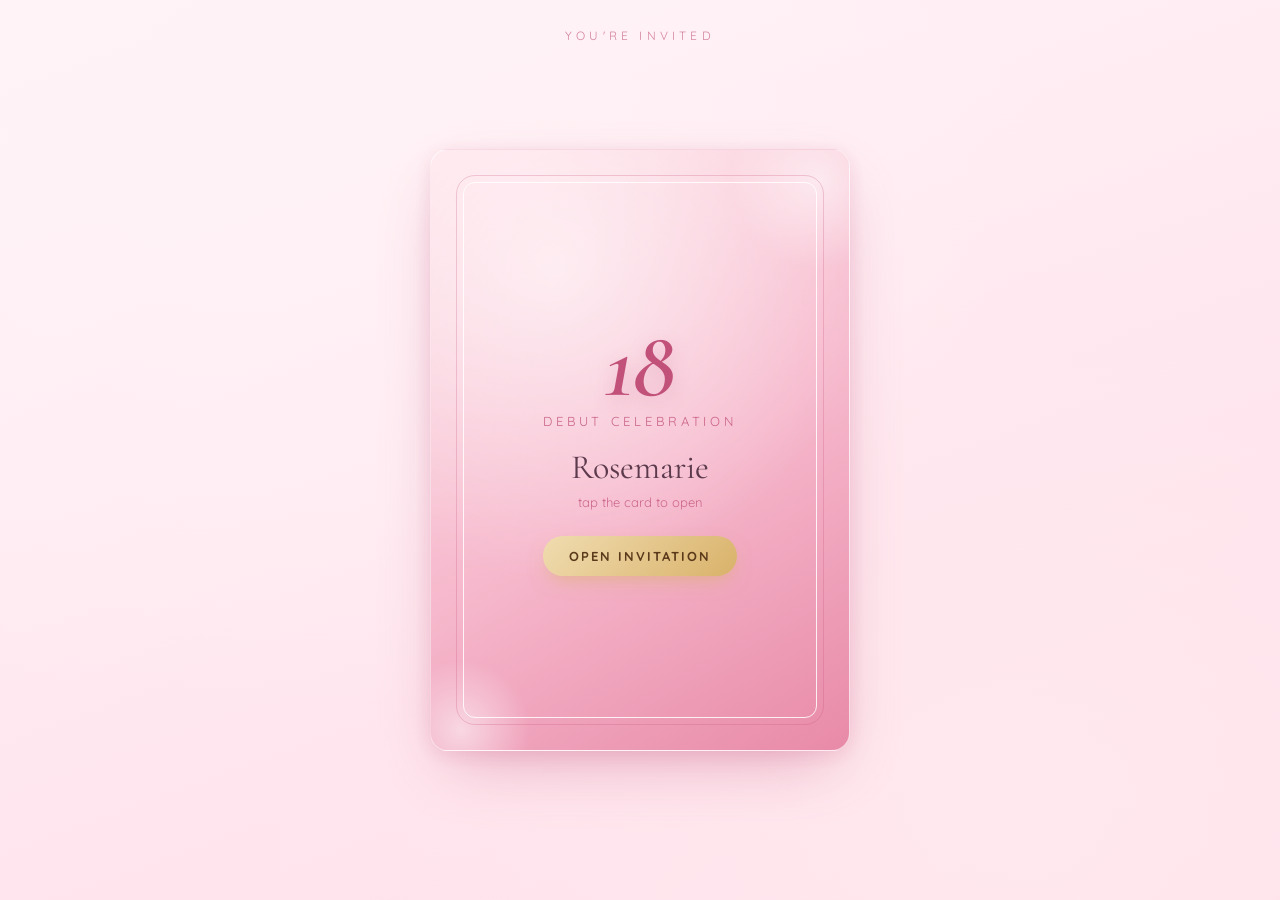
<file: index.html>
<!DOCTYPE html>
<html lang="en">
<head>
<meta charset="UTF-8">
<meta name="viewport" content="width=device-width, initial-scale=1.0">
<title>Rosemarie's 18th Birthday Invitation</title>
<link rel="preconnect" href="https://fonts.googleapis.com">
<link href="https://fonts.googleapis.com/css2?family=Cormorant+Garamond:ital,wght@0,400;0,500;0,600;1,400;1,500&family=Quicksand:wght@400;500;600;700&display=swap" rel="stylesheet">
<link rel="stylesheet" href="stylesheet.css">
</head>
<body>

<div class="stage">
  <div class="eyebrow">You're Invited</div>
  <div class="card-wrap">
    <div class="card" id="card">
      <div class="face front">
        <div class="frame">
          <div class="num18">18</div>
          <div class="sub">Debut Celebration</div>
          <div class="name">Rosemarie</div>
          <div class="tagline">tap the card to open</div>
          <button class="open-btn" id="openBtn" type="button">Open Invitation</button>
        </div>
      </div>

      <div class="face back">
        <div class="back-header">
          <div class="eyebrow2">Please Join Us</div>
          <h1>Rosemarie turns 18</h1>
          <div class="theme">✿ Theme: Pink Garden Dream ✿</div>
        </div>
        <div class="divider"></div>

        <div class="details">
          <div class="detail-row">
            <span class="ic">📅</span>
            <div>
              <span class="label">Date</span>
              <span class="value">Saturday, October 3, 2026</span>
            </div>
          </div>
          <div class="detail-row">
            <span class="ic">🕕</span>
            <div>
              <span class="label">Time</span>
              <span class="value">6:00 PM onwards</span>
            </div>
          </div>
          <div class="detail-row">
            <span class="ic">📍</span>
            <div>
              <span class="label">Venue</span>
              <span class="value">The Garden Pavilion, 123 Blossom Lane, Quezon City</span>
            </div>
          </div>
          <div class="detail-row">
            <span class="ic">👗</span>
            <div>
              <span class="label">Dress Code</span>
              <span class="value">Pastel Formal / Garden Chic</span>
            </div>
          </div>
          <div class="detail-row">
            <span class="ic">💌</span>
            <div>
              <span class="label">RSVP</span>
              <span class="value">Text Maria (Mom) at 0917-123-4567 by Sept 20</span>
            </div>
          </div>
        </div>

        <div class="rsvp-note">"A garden of memories, waiting to bloom together."</div>
        <button class="close-btn" id="closeBtn" type="button">close card</button>
      </div>
    </div>
  </div>
</div>

<script>
  const card = document.getElementById('card');
  const openBtn = document.getElementById('openBtn');
  const closeBtn = document.getElementById('closeBtn');

  function openCard(e){
    e.stopPropagation();
    card.classList.add('open');
    burstPetals(18);
  }
  function closeCard(e){
    e.stopPropagation();
    card.classList.remove('open');
  }

  openBtn.addEventListener('click', openCard);
  closeBtn.addEventListener('click', closeCard);
  card.addEventListener('click', function(){
    if(!card.classList.contains('open')) openCard(new Event('click'));
  });

  // ambient gentle petals
  const emojis = ['🌸','✿','🌷','🎀'];
  function spawnPetal(x){
    const p = document.createElement('div');
    p.className = 'petal';
    p.textContent = emojis[Math.floor(Math.random()*emojis.length)];
    const size = 14 + Math.random()*14;
    p.style.fontSize = size + 'px';
    p.style.left = (x !== undefined ? x : Math.random()*100) + 'vw';
    const duration = 7 + Math.random()*6;
    p.style.animationDuration = duration + 's';
    document.body.appendChild(p);
    setTimeout(()=>p.remove(), duration*1000);
  }
  setInterval(()=>spawnPetal(), 900);
  function burstPetals(n){
    for(let i=0;i<n;i++){
      setTimeout(()=>spawnPetal(), i*60);
    }
  }
</script>

</body>
</html>
</file>
<file: stylesheet.css>
:root{
    --blush: #ffe3ea;
    --blush-deep: #f6b8cc;
    --rose: #e88aa8;
    --rose-deep: #c2517a;
    --cream: #fff9f4;
    --plum: #5b3a4c;
    --gold: #d9b26a;
    --gold-soft: #f0dcb0;
  }

  *{box-sizing:border-box;}

  html,body{
    margin:0;
    min-height:100vh;
    background:
      radial-gradient(ellipse at 20% 10%, #fff2f6 0%, transparent 55%),
      radial-gradient(ellipse at 80% 90%, #ffe9ee 0%, transparent 55%),
      linear-gradient(160deg, #fff5f8 0%, #ffeaf1 45%, #ffdce9 100%);
    font-family:'Quicksand', sans-serif;
    color:var(--plum);
    overflow-x:hidden;
  }

  .stage{
    min-height:100vh;
    display:flex;
    align-items:center;
    justify-content:center;
    padding:40px 16px;
    position:relative;
  }

  /* ambient floating petals */
  .petal{
    position:fixed;
    top:-40px;
    pointer-events:none;
    opacity:0.75;
    z-index:1;
    animation:fall linear infinite;
  }
  @keyframes fall{
    to{ transform: translateY(110vh) rotate(360deg); }
  }

  .eyebrow{
    position:absolute;
    top:28px;
    left:50%;
    transform:translateX(-50%);
    font-size:12px;
    letter-spacing:0.35em;
    text-transform:uppercase;
    color:var(--rose-deep);
    opacity:0.7;
    z-index:2;
    text-align:center;
  }

  .card-wrap{
    perspective:2200px;
    width:100%;
    max-width:420px;
    position:relative;
    z-index:2;
  }

  .card{
    position:relative;
    width:100%;
    aspect-ratio: 3 / 4.3;
    transform-style:preserve-3d;
    transition:transform 1.15s cubic-bezier(.65,.05,.24,1);
    cursor:pointer;
  }
  .card.open{
    transform:rotateY(-180deg);
    cursor:default;
  }

  .face{
    position:absolute;
    inset:0;
    backface-visibility:hidden;
    border-radius:18px;
    box-shadow: 0 25px 60px -20px rgba(194,81,122,0.45), 0 4px 18px rgba(194,81,122,0.15);
    overflow:hidden;
  }

  /* FRONT COVER */
  .front{
    background:
      radial-gradient(circle at 30% 20%, rgba(255,255,255,0.6), transparent 55%),
      linear-gradient(150deg, var(--blush) 0%, var(--blush-deep) 55%, var(--rose) 100%);
    display:flex;
    flex-direction:column;
    align-items:center;
    justify-content:center;
    text-align:center;
    padding:32px;
    border:1px solid rgba(255,255,255,0.6);
  }
  .front::before, .front::after{
    content:'';
    position:absolute;
    border-radius:50%;
    background:radial-gradient(circle, rgba(255,255,255,0.55), transparent 70%);
  }
  .front::before{ width:180px; height:180px; top:-60px; right:-60px; }
  .front::after{ width:140px; height:140px; bottom:-50px; left:-40px; }

  .front .frame{
    border:1.5px solid rgba(255,255,255,0.85);
    outline: 1px solid rgba(194,81,122,0.25);
    outline-offset: 6px;
    border-radius:12px;
    padding:34px 22px;
    width:100%;
    height:100%;
    display:flex;
    flex-direction:column;
    align-items:center;
    justify-content:center;
    position:relative;
    z-index:2;
  }

  .num18{
    font-family:'Cormorant Garamond', serif;
    font-style:italic;
    font-weight:600;
    font-size:96px;
    line-height:0.85;
    color:var(--rose-deep);
    text-shadow: 0 6px 18px rgba(194,81,122,0.25);
  }
  .front .sub{
    font-size:13px;
    letter-spacing:0.3em;
    text-transform:uppercase;
    color:var(--rose-deep);
    margin-top:8px;
    opacity:0.85;
  }
  .front .name{
    font-family:'Cormorant Garamond', serif;
    font-size:34px;
    margin:18px 0 6px;
    color:var(--plum);
  }
  .front .tagline{
    font-size:13px;
    color:var(--rose-deep);
    opacity:0.8;
    margin-bottom:26px;
  }

  .open-btn{
    border:none;
    background:linear-gradient(135deg, var(--gold-soft), var(--gold));
    color:#5b3a1c;
    font-family:'Quicksand', sans-serif;
    font-weight:700;
    font-size:13px;
    letter-spacing:0.15em;
    text-transform:uppercase;
    padding:12px 26px;
    border-radius:999px;
    box-shadow:0 8px 20px -6px rgba(217,178,106,0.7);
    cursor:pointer;
    animation:pulse 2.4s ease-in-out infinite;
  }
  .open-btn:focus-visible{ outline:3px solid var(--rose-deep); outline-offset:3px; }

  @keyframes pulse{
    0%,100%{ transform:scale(1); }
    50%{ transform:scale(1.05); }
  }

  /* BACK / INSIDE */
  .back{
    background:
      radial-gradient(circle at 80% 0%, rgba(255,255,255,0.7), transparent 50%),
      linear-gradient(165deg, var(--cream) 0%, #fff1f5 100%);
    transform:rotateY(180deg);
    padding:30px 26px;
    display:flex;
    flex-direction:column;
    border:1px solid rgba(255,255,255,0.7);
  }

  .back-header{
    text-align:center;
    margin-bottom:14px;
  }
  .back-header .eyebrow2{
    font-size:11px;
    letter-spacing:0.3em;
    text-transform:uppercase;
    color:var(--rose-deep);
    opacity:0.75;
  }
  .back-header h1{
    font-family:'Cormorant Garamond', serif;
    font-style:italic;
    font-size:30px;
    margin:4px 0 2px;
    color:var(--plum);
  }
  .back-header .theme{
    font-size:12.5px;
    color:var(--rose-deep);
  }

  .divider{
    width:60px;
    height:1px;
    background:linear-gradient(90deg, transparent, var(--gold), transparent);
    margin:14px auto;
  }

  .details{
    display:flex;
    flex-direction:column;
    gap:10px;
    font-size:13.5px;
    flex:1;
  }
  .detail-row{
    display:flex;
    gap:12px;
    align-items:flex-start;
    background:rgba(255,255,255,0.55);
    border:1px solid rgba(255,255,255,0.8);
    border-radius:10px;
    padding:9px 12px;
  }
  .detail-row .ic{
    font-size:16px;
    line-height:1.3;
  }
  .detail-row .label{
    font-weight:700;
    color:var(--rose-deep);
    display:block;
    font-size:10.5px;
    letter-spacing:0.08em;
    text-transform:uppercase;
    margin-bottom:2px;
  }
  .detail-row .value{
    color:var(--plum);
    line-height:1.35;
  }

  .rsvp-note{
    text-align:center;
    font-size:12px;
    color:var(--rose-deep);
    margin-top:12px;
    font-style:italic;
    font-family:'Cormorant Garamond', serif;
  }

  .close-btn{
    margin:14px auto 0;
    border:none;
    background:transparent;
    color:var(--rose-deep);
    font-family:'Quicksand', sans-serif;
    font-size:11.5px;
    letter-spacing:0.18em;
    text-transform:uppercase;
    text-decoration:underline;
    cursor:pointer;
    opacity:0.75;
  }
  .close-btn:hover{ opacity:1; }

  @media (max-width:380px){
    .num18{ font-size:76px; }
    .front .name{ font-size:26px; }
    .back-header h1{ font-size:24px; }
  }

  @media (prefers-reduced-motion: reduce){
    .card, .open-btn, .petal{ animation:none !important; transition:none !important; }
  }
</file>
